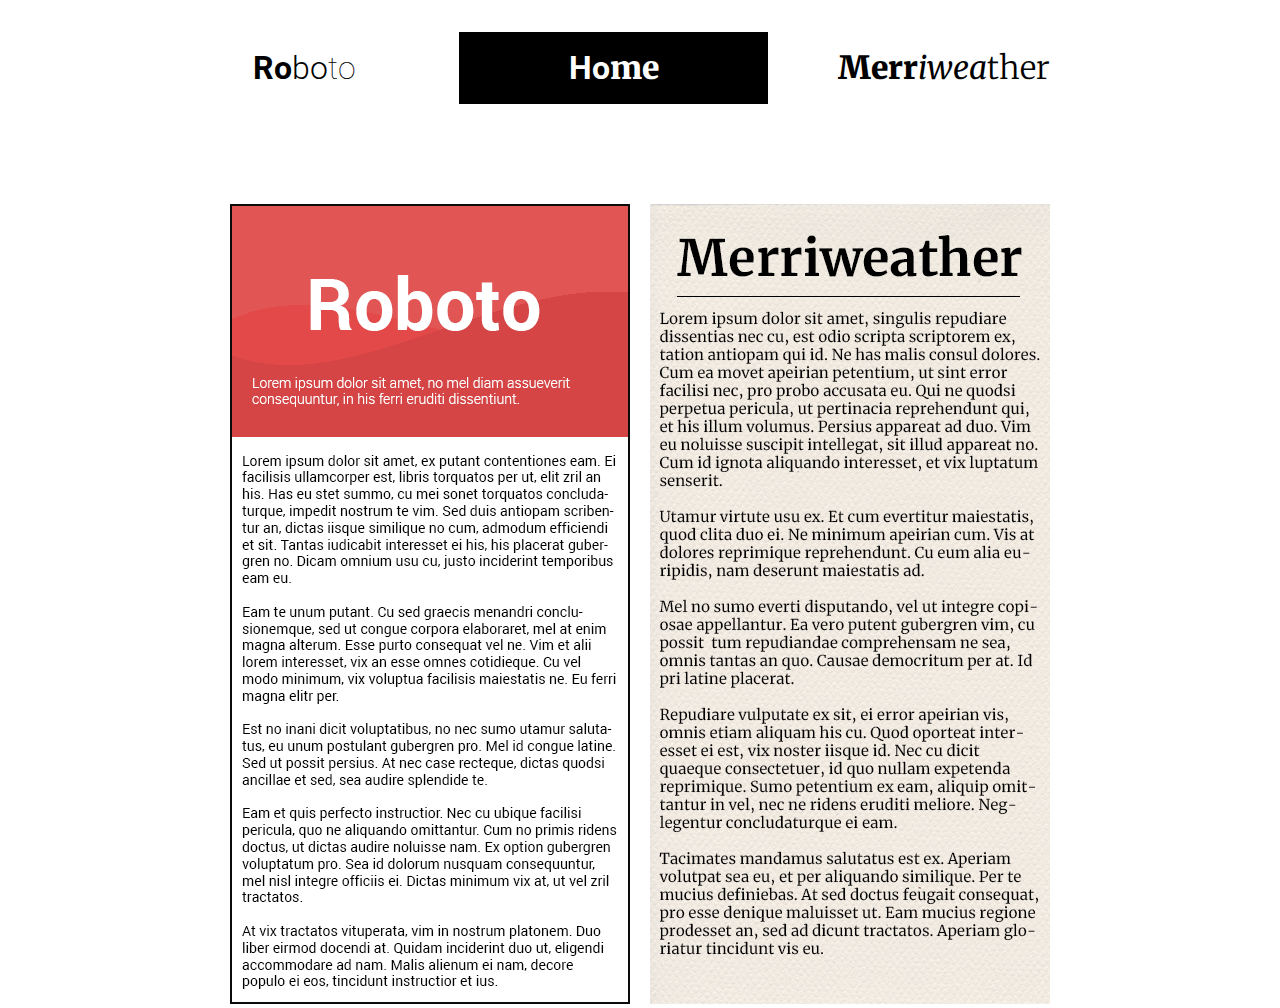
<file: index.html>
<!DOCTYPE html>
<html lang="en">
<head>
    <meta charset="UTF-8">
    <meta name="viewport" content="width=device-width, initial-scale=1.0">
    <meta http-equiv="X-UA-Compatible" content="ie=edge">
    <title>Fonts</title>
    <link href="https://fonts.googleapis.com/css?family=Merriweather:300,300i,400,400i,700,700i,900,900i|Roboto:100,100i,300,300i,400,400i,500,500i,700,700i,900,900i" rel="stylesheet">  
    <link rel="stylesheet" href="css/reset.css">
    <link rel="stylesheet" href="css/styles.css">
</head>
<body>
    <header>
        <div class="topnav">
            <a href="roboto.html"><span id="robheadingbold">Ro</span><span id="robheadingreg">bo</span><span id="roboheadinglight">to</span></a>
            <a class="active" href="index.html"><span id="robheadingbold">Ho</span><span id="merheadingblack">me</span></a>
            <a href="merriweather.html"><span id="merheadingblack">Merr</span><span id="merheadingregita">iwea</span><span id="merheadinglight">ther</span></a>
        </div>
    </header>
    <main class="grid-container">
        <article id="roboto1" id="left">
            <a href="roboto.html">
                <img src="img/roboto.png" alt="Roboto" style="border: 2px;">
            </a>
        </article>      
        <article id="merriweather1" id="right">
            <a href="merriweather.html">
                <img src="img/merriweather.png" alt="Merriweather">
            </a>
         </article>
    </main>
</body>
</html>
</file>
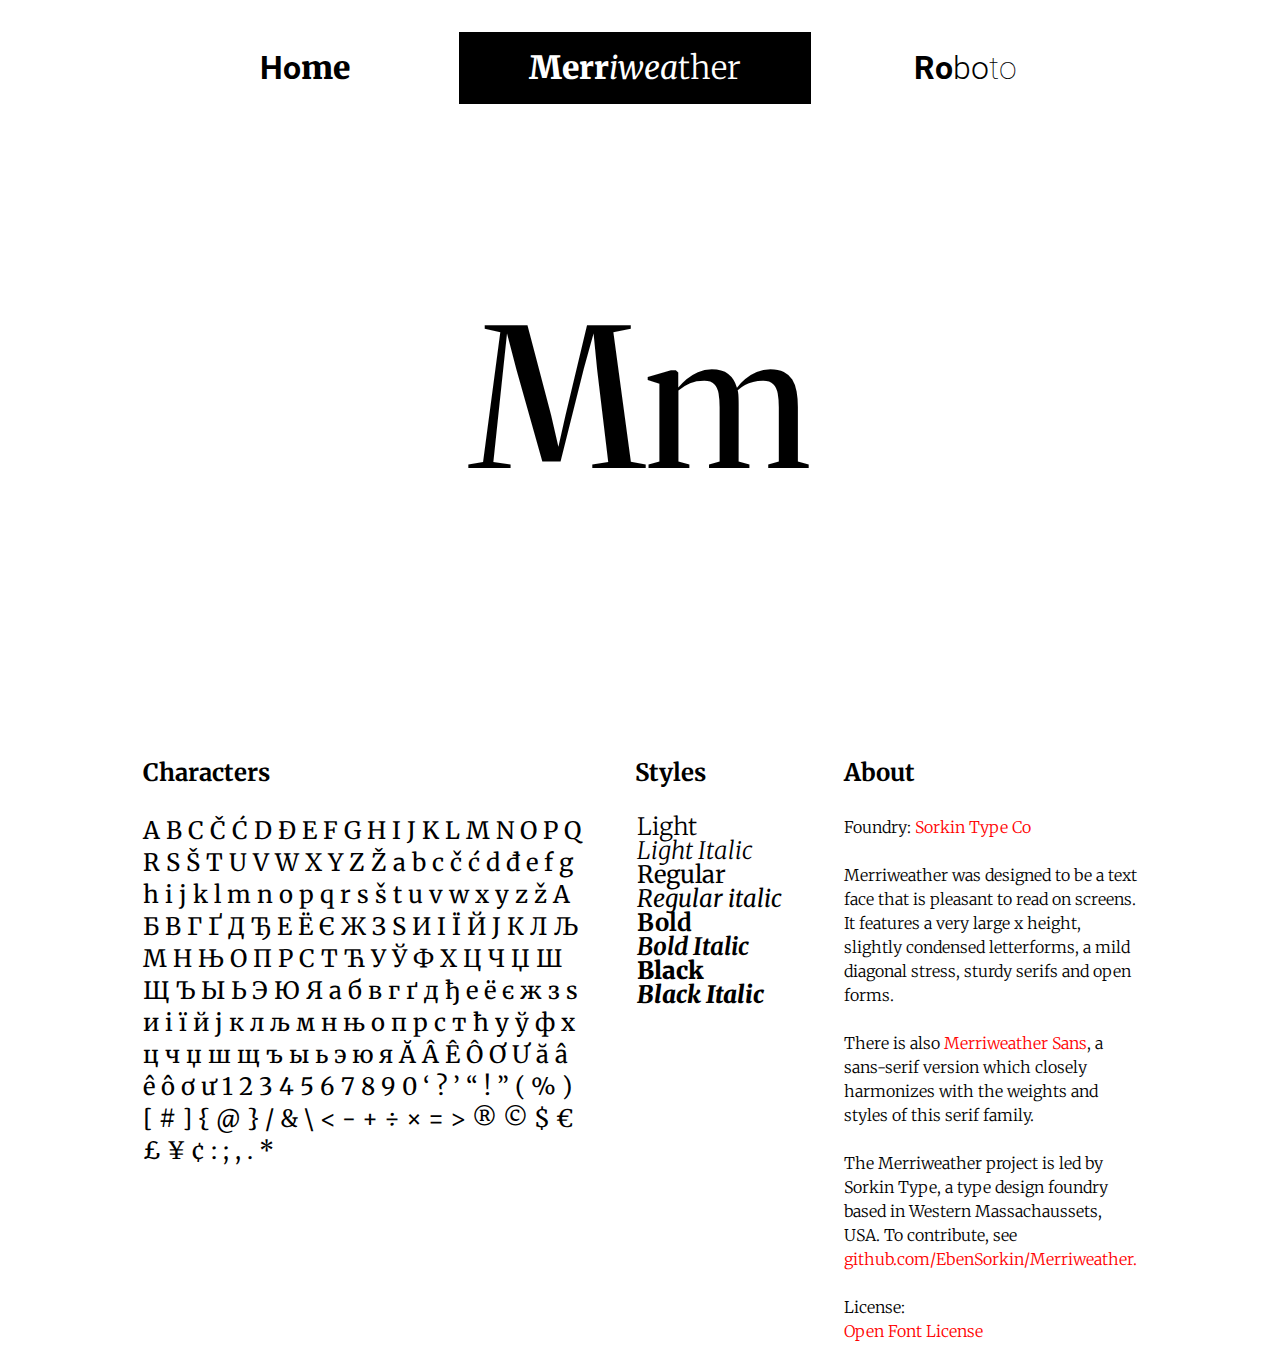
<file: merriweather.html>
<!DOCTYPE html>
<html lang="en">
<head>
    <meta charset="UTF-8">
    <meta name="viewport" content="width=device-width, initial-scale=1.0">
    <meta http-equiv="X-UA-Compatible" content="ie=edge">
    <title>Merriweather</title>
    <link href="https://fonts.googleapis.com/css?family=Merriweather:300,300i,400,400i,700,700i,900,900i|Roboto:100,100i,300,300i,400,400i,500,500i,700,700i,900,900i" rel="stylesheet">  
    <link rel="stylesheet" href="css/reset.css">
    <link rel="stylesheet" href="css/styles.css">
</head>
<body>
    <header>
        <div class="topnav">
            <a href="index.html"><span id="robheadingbold">Ho</span><span id="merheadingblack">me</span></a>
            <a class="active" href="merriweather.html"><span id="merheadingblack">Merr</span><span id="merheadingregita">iwea</span><span id="merheadinglight">ther</span></a>
            <a href="roboto.html"><span id="robheadingbold">Ro</span><span id="robheadingreg">bo</span><span id="roboheadinglight">to</span></a>
        </div> 
    </header>
    <div id="merriglyph">
        Mm
    </div>
    <main class="grid-container-sub">
        <div class="merriweather">
            <h2>Characters</h2>
            <p class="characters">
                 A B C Č Ć D Đ E F G H I J K L M N O P Q R S Š T U V W X Y Z Ž a b c č ć d đ e f g h i j k l m n o p q r s š t u v w x y z ž А Б В Г Ґ Д Ђ Е Ё Є Ж З Ѕ И І Ї Й Ј К Л Љ М Н Њ О П Р С Т Ћ У Ў Ф Х Ц Ч Џ Ш Щ Ъ Ы Ь Э Ю Я а б в г ґ д ђ е ё є ж з ѕ и і ї й ј к л љ м н њ о п р с т ћ у ў ф х ц ч џ ш щ ъ ы ь э ю я Ă Â Ê Ô Ơ Ư ă â ê ô ơ ư 1 2 3 4 5 6 7 8 9 0 ‘ ? ’ “ ! ” ( % ) [ # ] { @ } / & \ < - + ÷ × = > ® © $ € £ ¥ ¢ : ; , . *         
            </p>
        </div>
        <div class="merriweather">
            <h2>Styles</h2>
            <p id="mlight">Light</p> 
            <p id="lightitalic">Light Italic</p> 
            <p id="regular">Regular</p> 
            <p id="regularitalic">Regular italic</p> 
            <p id="bold">Bold</p> 
            <p id="bolditalic">Bold Italic</p> 
            <p id="black">Black</p> 
            <p id="blackitalic">Black Italic</p> 
        </div>
        <div class="merriweather">
            <h2>About</h2>
            <p id="mabout">
            Foundry: <a href="http://sorkintype.com/" target="blank">Sorkin Type Co</a> 
            <br>
            <br>
            Merriweather was designed to be a text face that is pleasant to read on screens. It features a very large x height, slightly condensed letterforms, a mild diagonal stress, sturdy serifs and open forms.
            <br>
            <br>
            There is also <a href="https://fonts.google.com/specimen/Merriweather+Sans" target="blank">Merriweather Sans</a>, a sans-serif version which closely harmonizes with the weights and styles of this serif family.
            <br>
            <br>
            The Merriweather project is led by Sorkin Type, a type design foundry based in Western Massachaussets, USA. To contribute, see <a href="https://github.com/EbenSorkin/Merriweather" target="blank">github.com/EbenSorkin/Merriweather.</a>
            <br>
            <br>
            License:
            <br>
            <a href="https://scripts.sil.org/cms/scripts/page.php?site_id=nrsi&id=OFL_web" target="blank">Open Font License</a>
        </p>
        </div>
    </main>
    
</body>
</html>
</file>
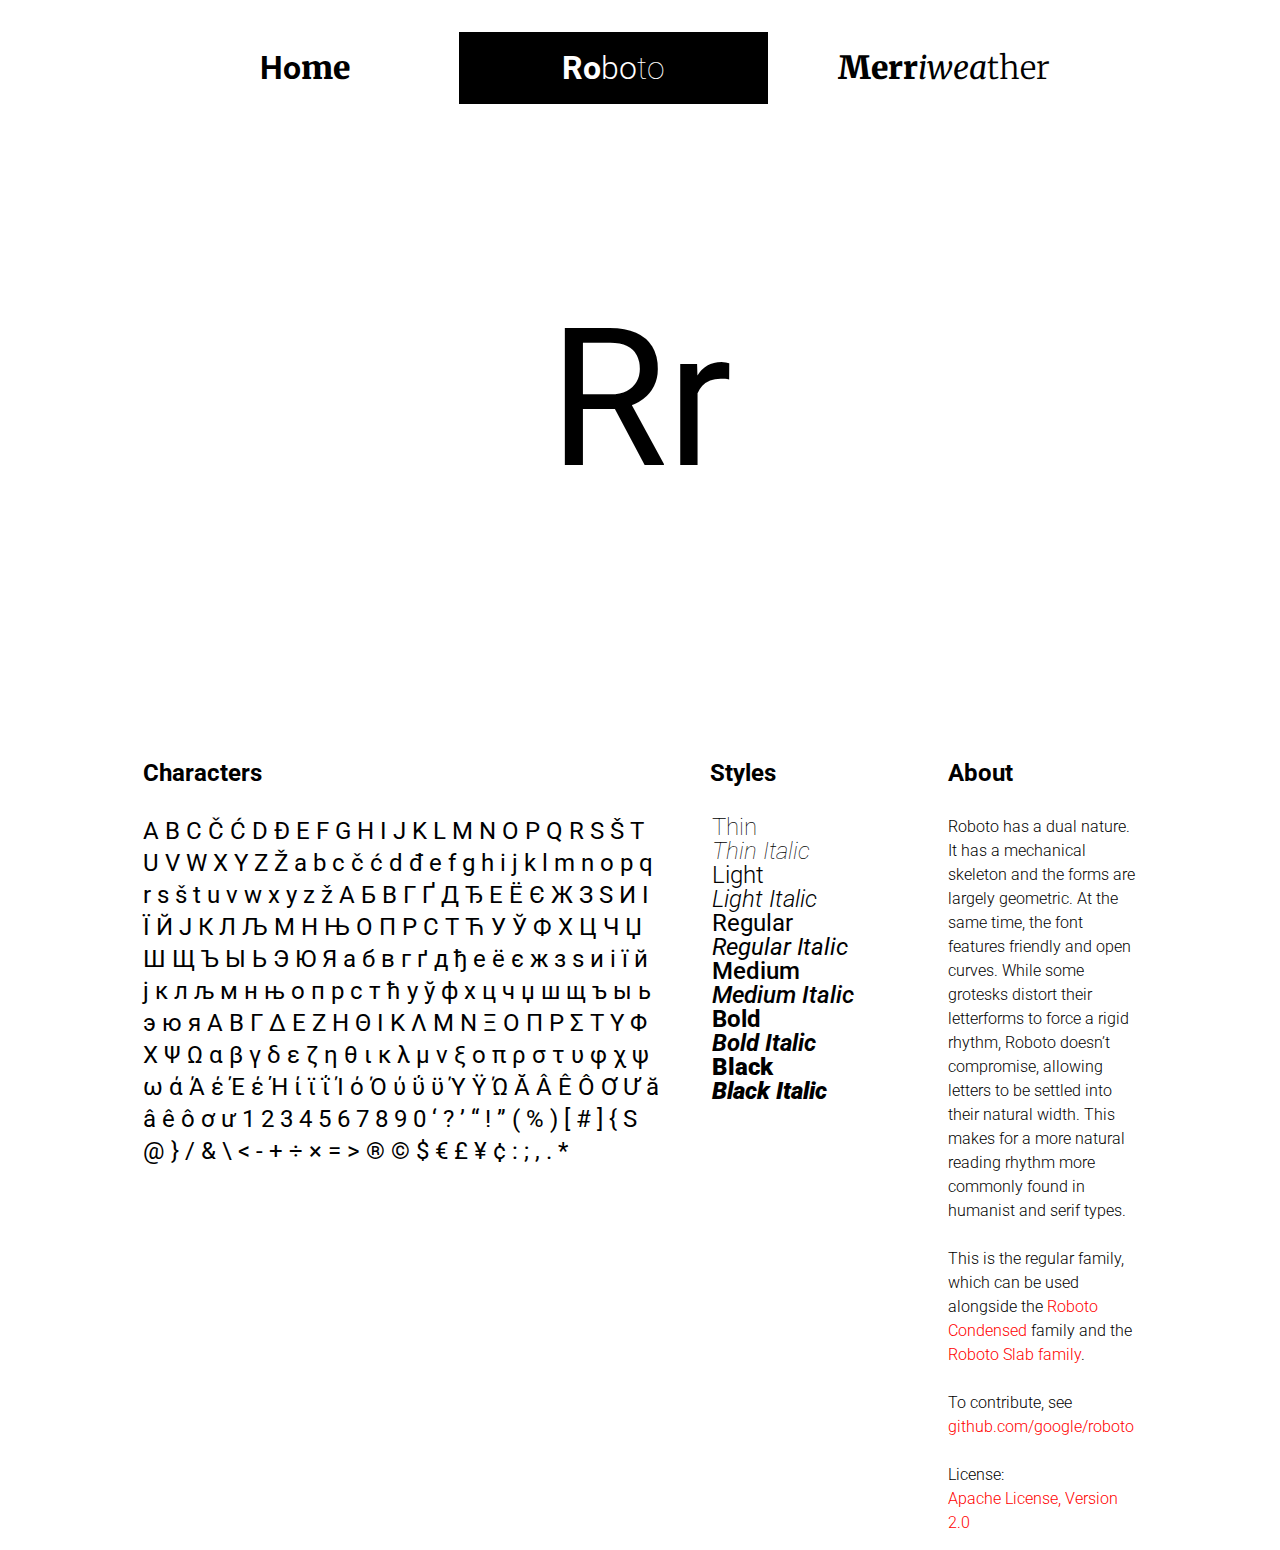
<file: roboto.html>
<!DOCTYPE html>
<html lang="en">
<head>
    <meta charset="UTF-8">
    <meta name="viewport" content="width=device-width, initial-scale=1.0">
    <meta http-equiv="X-UA-Compatible" content="ie=edge">
    <title>Roboto</title>
    <link href="https://fonts.googleapis.com/css?family=Merriweather:300,300i,400,400i,700,700i,900,900i|Roboto:100,100i,300,300i,400,400i,500,500i,700,700i,900,900i" rel="stylesheet"> 
    <link rel="stylesheet" href="css/reset.css">
    <link rel="stylesheet" href="css/styles.css">
</head>
<body>
    <header>
        <div class="topnav">
            <a href="index.html"><span id="robheadingbold">Ho</span><span id="merheadingblack">me</span></a>
            <a class="active" href="roboto.html"><span id="robheadingbold">Ro</span><span id="robheadingreg">bo</span><span id="roboheadinglight">to</span></a>
            <a href="merriweather.html"><span id="merheadingblack">Merr</span><span id="merheadingregita">iwea</span><span id="merheadinglight">ther</span></a>
        </div> 
    </header>
    <div id="roboglyph">
        Rr
    </div>
    <main class="grid-container-sub">
        <div class="roboto">
            <h2>Characters</h2>
            <p class="characters"> A B C Č Ć D Đ E F G H I J K L M N O P Q R S Š T U V W X Y Z Ž a b c č ć d đ e f g h i j k l m n o p q r s š t u v w x y z ž А Б В Г Ґ Д Ђ Е Ё Є Ж З Ѕ И І Ї Й Ј К Л Љ М Н Њ О П Р С Т Ћ У Ў Ф Х Ц Ч Џ Ш Щ Ъ Ы Ь Э Ю Я а б в г ґ д ђ е ё є ж з ѕ и і ї й ј к л љ м н њ о п р с т ћ у ў ф х ц ч џ ш щ ъ ы ь э ю я Α Β Γ Δ Ε Ζ Η Θ Ι Κ Λ Μ Ν Ξ Ο Π Ρ Σ Τ Υ Φ Χ Ψ Ω α β γ δ ε ζ η θ ι κ λ μ ν ξ ο π ρ σ τ υ φ χ ψ ω ά Ά έ Έ έ Ή ί ϊ ΐ Ί ό Ό ύ ΰ ϋ Ύ Ϋ Ώ Ă Â Ê Ô Ơ Ư ă â ê ô ơ ư 1 2 3 4 5 6 7 8 9 0 ‘ ? ’ “ ! ” ( % ) [ # ] { S @ } / & \ < - + ÷ × = > ® © $ € £ ¥ ¢ : ; , . *
            </p>
        </div>
        <div class="roboto">
            <h2>Styles</h2>
            <p id="thin"> Thin</p> 
            <p id="thinitalic">Thin Italic</p> 
            <p id="light">Light</p> 
            <p id="lightitalic">Light Italic</p> 
            <p id="regular">Regular</p> 
            <p id="regularitalic">Regular Italic</p> 
            <p id="medium">Medium</p> 
            <p id="mediumitalic">Medium Italic</p> 
            <p id="bold">Bold</p> 
            <p id="bolditalic">Bold Italic</p> 
            <p id="black">Black</p> 
            <p id="blackitalic">Black Italic</p> 
        </div>
        <div class="roboto" id="aboutgrid">
            <h2>About</h2>
            <p id="roboabout"> Roboto has a dual nature. It has a mechanical skeleton and the forms are largely geometric. At the same time, the font features friendly and open curves. While some grotesks distort their letterforms to force a rigid rhythm, Roboto doesn’t compromise, allowing letters to be settled into their natural width. This makes for a more natural reading rhythm more commonly found in humanist and serif types.
            <br>
            <br>
            This is the regular family, which can be used alongside the <a href="https://fonts.google.com/specimen/Roboto+Condensed" target="blank">Roboto Condensed</a> family and the <a href="https://fonts.google.com/specimen/Roboto+Slab" target="blank">Roboto Slab family</a>.
            <br>
            <br>
            To contribute, see <a href="https://github.com/google/roboto/" target="blank">github.com/google/roboto</a>
            <br>
            <br>
            License:
            <br>
            <a href="http://www.apache.org/licenses/LICENSE-2.0" target="blank">Apache License, Version 2.0</a>
            </p>
        </div>
    </main>
</body>
</html>
</file>
<file: css/styles.css>
* {
    margin: 0;
    box-sizing: border-box;
}

html {
    font-size: 100%;
    background-color: white;
}

header {
    text-align: center;
    font-weight:bolder;
    color: black;
}

p, h1, h2 {
    padding: 15px;
}

p {
    line-height: 1.5rem;
}

h1 {
    font-size: 1.2rem;
    font-weight: bold;
}

h2 {
    font-size: 1.5rem;
    font-weight: bold;
}

.merriweather a {
    color: red;
}

.merriweather a:hover {
    text-decoration: red underline;
}

.roboto a {
    color: red;
}

.characters {
    line-height: 2rem;
}

.roboto a:hover {
    text-decoration: red underline;
}

#robotitle {
    font-family: 'Roboto', sans-serif;
    color: white;
}

#merrititle {
    font-family: 'merriweather', serif;
    color: white;
}

.container {
    display: flex;
    justify-content: left;
}

#logo {
    padding-top: 5px;
    font-size: 2rem;
    flex-basis: 410px;
}

main {
    max-width: 80%;
    margin-left: auto;
    margin-right: auto;
    color: black;
}

.grid-container{
    display: grid;
    grid-template-columns: 1fr 1fr;
    grid-gap: 20px;
}

.grid-container-sub{
    display: grid;
    grid-template-columns: 2.5fr 1fr 1fr;
    grid-gap: 20px;
    margin-top: 200px;
}

article {
    margin-top: 50px;  
}

a {
    text-decoration: none;
    color: black;
}

#roboto1 {
    font-family: 'Roboto', sans-serif;
    color: black;
    align-content: center;
    margin-left: auto;
}

#merriweather1 {
    font-family: 'merriweather', serif;
    color: black;
    margin-right: auto;
}

.merrih1 {
    font-family: 'merriweather', serif;
    font-size: 2rem;
}

.roboh1 {
    font-family: 'Roboto', sans-serif;
    font-size: 2rem;
}

.roboto h2 {
    font-size: 1.5rem;
}

.merriweather h2 {
    font-size: 1.5rem;
}

.roboto {
    font-family: 'Roboto', sans-serif;
    font-size: 1.5rem;
    color: black;
    margin-top: 50px;
}

.merriweather {
    font-family: 'merriweather', sans-serif;
    font-size: 1.5rem;
    color: black;
    margin-top: 50px;
}

#thin {
    font-weight: 100;
    padding: 15px 17px 0px 17px;
}

#thinitalic {
    font-weight: 100;
    font-style: italic;
    padding: 0px 10px 0px 17px;
}

#light {
    font-weight: 300;
    padding: 0px 10px 0px 17px;
}

#lightitalic {
    font-weight: 300;
    font-style: italic;
    padding: 0px 10px 0px 17px;
}

#regular {
    font-weight: 400;
    padding: 0px 10px 0px 17px;
}

#regularitalic {
    font-weight: 400;
    font-style: italic;
    padding: 0px 10px 0px 17px;
}

#medium {
    font-weight: 500;
    padding: 0px 10px 0px 17px;
}

#mediumitalic {
    font-weight: 500;
    font-style: italic;
    padding: 0px 10px 0px 17px;
}

#bold {
    font-weight: 700;
    padding: 0px 10px 0px 17px;
}

#bolditalic {
    font-weight: 700;
    font-style: italic;
    padding: 0px 10px 0px 17px;
}

#black {
    font-weight: 900;
    padding: 0px 10px 0px 17px;
}

#blackitalic {
    font-weight: 900;
    font-style: italic;
    padding: 0px 10px 0px 17px; 
}

#mlight {
    font-weight: 300;
    padding: 15px 10px 0px 17px;
}

#roboabout {
    font-weight: 300;
    font-size: 1rem;
}

#mabout {
    font-weight: 300;
    font-size: 1rem;
}

.active {
    background-color: black;
    color: white;
}

#robheadingbold {
    font-weight: 700;
    font-family: 'Roboto', sans-serif;
}

#robheadingreg {
    font-weight: 300;
    font-family: 'Roboto', sans-serif;
}

#roboheadinglight {
    font-weight: 100;
    font-family: 'Roboto', sans-serif;
}

#merheadingblack {
    font-weight: 900;
    font-family: 'Merriweather', serif;
}

#merheadingregita {
    font-weight: 400;
    font-family: 'Merriweather', serif;
    font-style: italic;
}

#merheadinglight {
    font-weight: 300;
    font-family: 'Merriweather', serif;
}

#roboglyph {
    font-family: 'Roboto', sans-serif;
    font-size: 12rem;
    font-weight: 400;
    padding: 0px;
    text-align: center;
    margin-top: 200px;
}

#roboglyphindex {
    font-family: 'Roboto', sans-serif;
    font-size: 12rem;
    font-weight: 400;
    padding: 0px;
    text-align: center;
    margin-top: 85px;
}

#merriglyph {
    font-family: 'Merriweather', serif;
    font-size: 12rem;
    font-weight: 400;
    padding: 0px;
    text-align: center;
    margin-top: 200px;
}

#merriglyphindex {
    font-family: 'Merriweather', serif;
    font-size: 12rem;
    font-weight: 400;
    padding: 0px;
    text-align: center;
    margin-top: 85px;
}

.topnav {
    display: grid;
    grid-template-columns: 1fr 1fr 1fr;
    margin: 2rem 160px 50px 150px;
    text-align: center;
    font-size: 2rem;
    position: relative;
}

.topnav a {
    padding: 20px 70px 20px 70px;
}

.topnav > a {
    position: relative;
    text-decoration: none;
}

.topnav > a:before {
    content: "";
    position: absolute;
    width: 100%;
    height: 2px;
    bottom: 0;
    left: 0;
    background-color: #000;
    visibility: hidden;
    -webkit-transform: scaleX(0);
    transform: scaleX(0);
    -webkit-transition: all 0.3s ease-in-out 0s;
    transition: all 0.3s ease-in-out 0s;
}

.topnav > a:hover:before {
    visibility: visible;
    -webkit-transform: scaleX(1);
    transform: scaleX(1);
}

@media (max-width: 760px) {
    .grid-container {
        grid-template-columns: 1fr;
        grid-gap: 100px;
    }

    .grid-container-sub {
        grid-template-columns: 1fr;
    }

    .topnav {
        grid-template-columns: 1fr;
        margin: 0px;
        margin-bottom: 4rem;
    }

    .topnav > a:hover:before{
        visibility: hidden; 
    }
}
</file>
